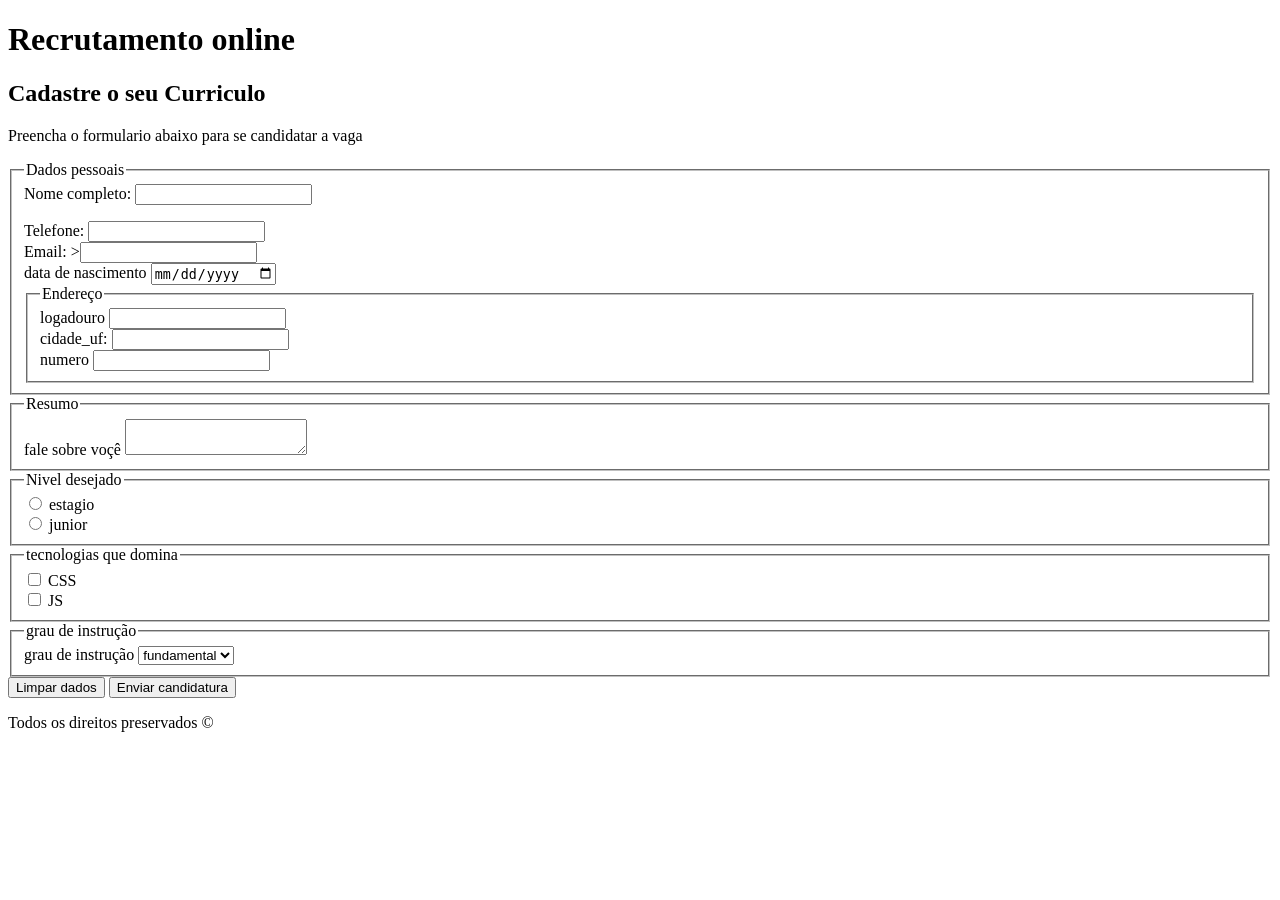
<file: aula 3/index.html>
<!DOCTYPE html>
<html lang="pt-BR">
 <head>
    <title> Recrutamento online</title>
    <meta charset="UTF-8">
 </head>
    <body>
       <header>
        <h1>Recrutamento online</h1>
       </header> 
       <main>
        <section>
            <h2>Cadastre o seu Curriculo</h2>
            <form action="#" method="post">
                <p>Preencha o formulario abaixo para se candidatar a vaga</p>
                <fieldset>
                    <legend>Dados pessoais</legend>
                    <div>
                        
                        <label for="nome_id">Nome completo:</label>
                        <input id="nome_id" name="nome" type="text">
                    <div>
                        <p></p>
                    </div>
                        <label for="telefone-id">Telefone:</label>
                        <input id="telefone-id" name="telefone" type="tel">
                   </div>

                   <div>
                    <label for="Email_id">Email:</label>
                    ><input id="Email_id" name="Email" type="email">
                   </div>

                   <div>
                    <label for="data_nasc_id">data de nascimento</label>
                    <input id="data_nasc_id" name="data_nasc" type="date">
                   </div>

                <fieldset>
                    <legend>Endereço</legend>

                    <div>
                        <label for="logadouro:">logadouro</label>
                        <input id="logadouro_id" name="logadouro" type="text">
                    </div>

                    <div>
                        <label for="cidade_id">cidade_uf:</label>
                        <input id="cidade_id" name="cidade" type="text">
                    </div>

                    <div>
                        <label for="numero_id:">numero</label>
                        <input id="numero_id" name="numero" type="number">
                    </div>

                    </fieldset>
                    </fieldset>

                    <fieldset>
                        <legend>Resumo</legend>
                        <div>
                            <label for="resumo_id">fale sobre voçê</label>
                            <textarea id="resumo_id" name="resumo"></textarea>
                        </div>
                    </fieldset>

                    <fieldset>
                        <legend>Nivel desejado</legend>
                        <div>
                            <input id="nivel_estagio_id"
                            name="nivel"
                            type="radio"
                            value="estagio">
                        <label for="nivel_estagio_id">estagio</label>
                    </div>
                    <div>
                        <input id="nivel_junior_id"
                                name="nivel"
                                type="radio"
                                value="junior">
                        <label for="nivel_junior_id"> junior</label>
                    </div>
                    </fieldset>

                <fieldset>
                    <legend>tecnologias que domina</legend>
                    <div>
                        <input id="tec_css_id"
                               name="tecnologias"
                               type="checkbox"
                               value="CSS">
                        <label for="tec_css_id">CSS</label>
                    </div>

                    <div>
                        <input id="tec_js_id"
                        name="tecnologias"
                        type="checkbox"
                        value="js">
                        <label for="tec_js_id">JS</label>
                    </div>

                </fieldset>

                <fieldset>
                    <legend>grau de instrução</legend>
                    <div>
                        <label for="grau_instrucao_id">grau de instrução</label>
                        <select id="grau_instrucao_id" name="grau instrucao">
                            <option value="fundamental">fundamental</option>
                            <option value="medio">medio</option>
                            <option value="superior">superior</option>
                        </select>
                    </div>
                </fieldset>

                <div>
                    <button type="reset">Limpar dados</button>
                    <button type="submit">Enviar candidatura</button>
                </div>
                
            </form>
         </section>
       </main>
       <footer>
        <p>Todos os direitos preservados &copy;</p>
       </footer>
    </body>
</html>
</file>
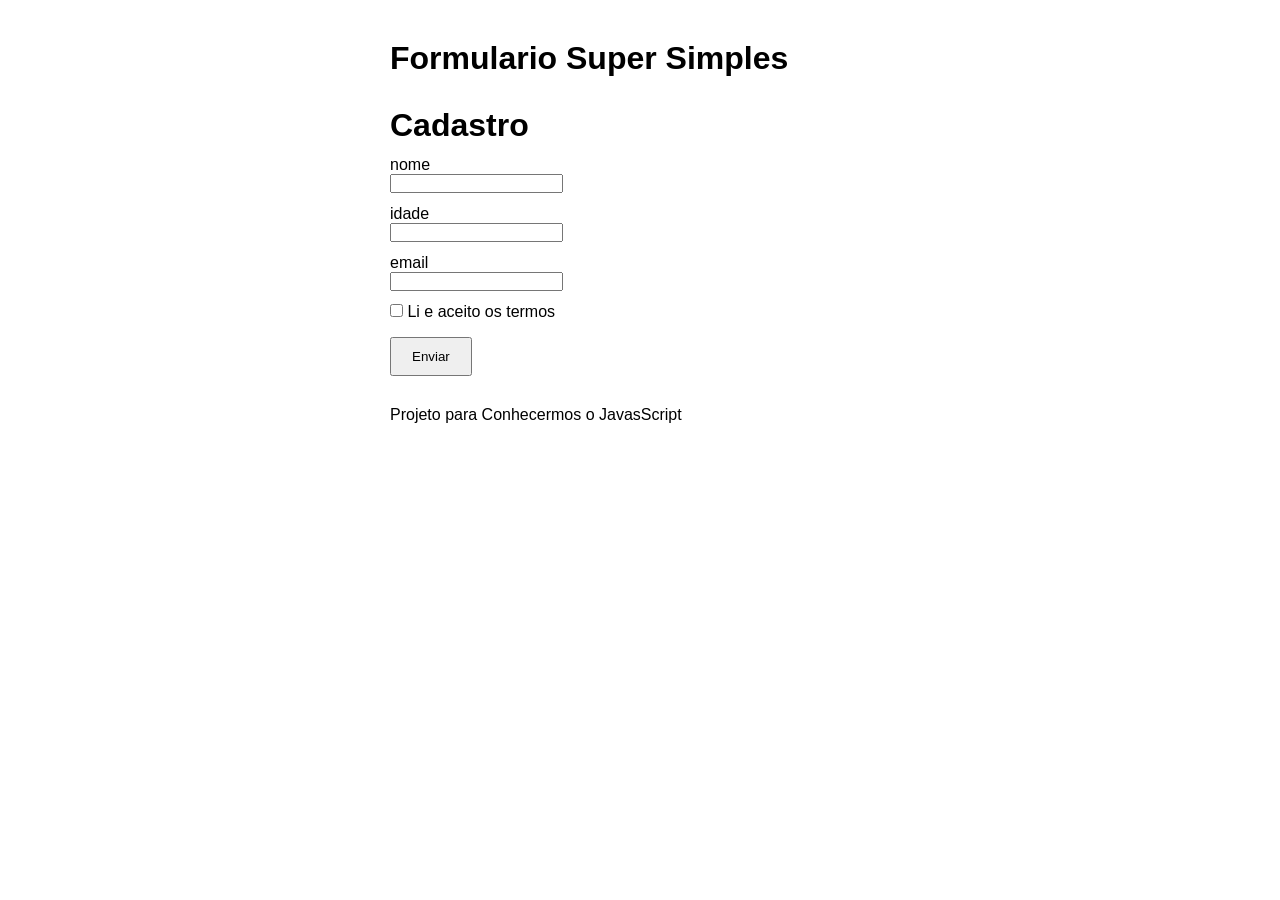
<file: aula 7/index.html>
<!DOCTYPE html>
<html lang="pt-br">
<head>
    <meta charset="UTF-8">
    <meta name="viewport" content="width=device-width, initial-scale=1.0">
    <title>Aprendendo JavasScript</title>
    <link rel="stylesheet" href="./styles/global.css">
    <script src="./scripts/index.js" defer></script>
</head>
    <header>
        <h1>Formulario Super Simples</h1>
    </header>
    <main>
        <h1>Cadastro</h1>
        <form id="Cadastro">
            <label for="nome">nome</label>
            <input type="text" id="nome">
            <p id="erro-nome" class="oculto"></p>

            <label for="idade">idade</label>
            <input type="number" id="idade">
            <p id="erro-idade" class="oculto"></p>

            <label for="email">email</label>
            <input type="email" id="email">
            <p id="erro-email" class="oculto"></p>

            <label>
                <input type="checkbox" id="termos">
                <span>Li e aceito os termos</span>
                <p id="erro-termos" class="oculto"></p>
            </label>

            <button onclick="executar(event)">Enviar</button>
            <p id="concluido" class="oculto"></p>
        </form>

    </main>
    <footer>
        Projeto para Conhecermos o JavasScript

    </footer>

    
</body>
</html>
</file>
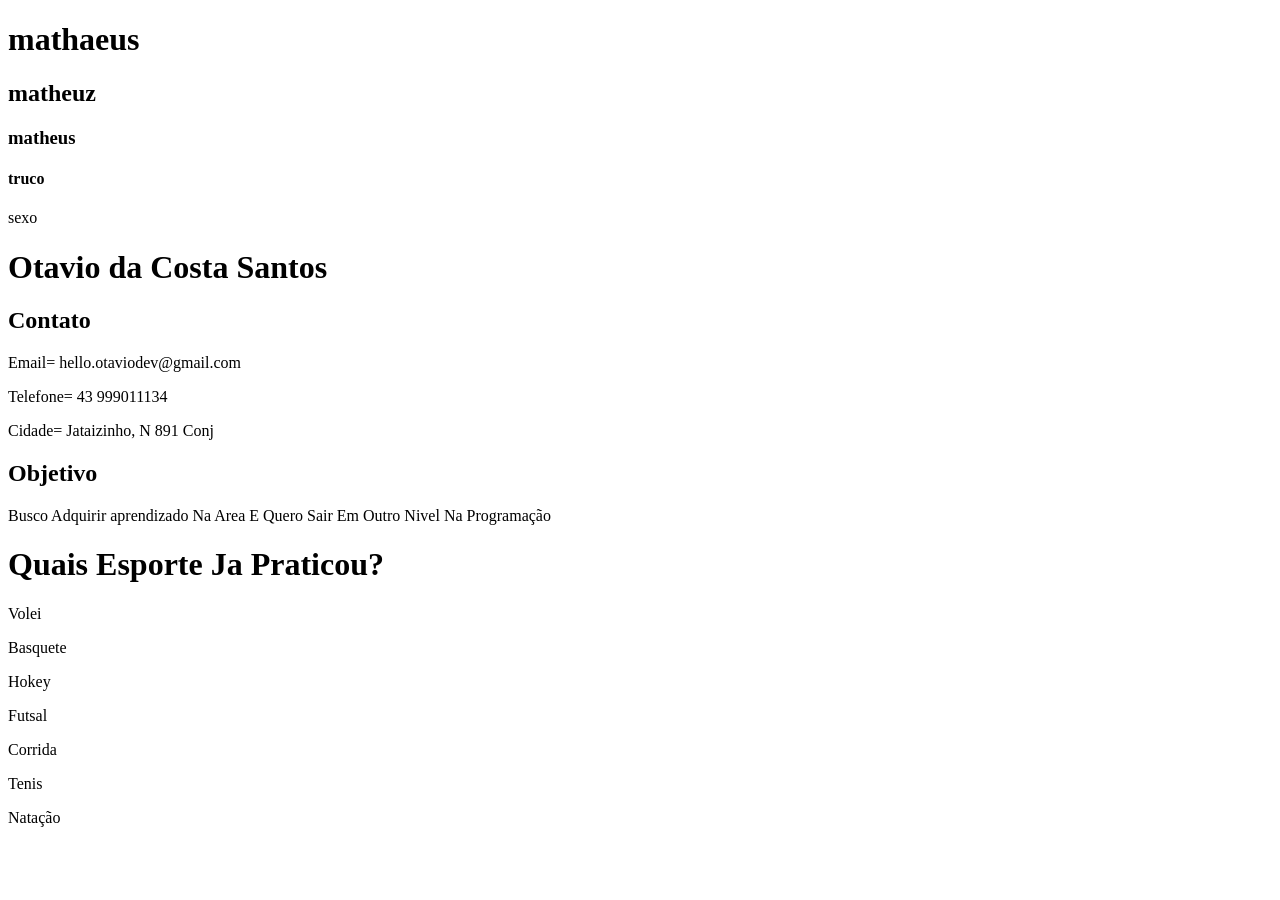
<file: aula2/index.html>
<!DOCTYPE html>
<html lang="pt-BR"
 
<head>
    <meta charset="utf-8">
    <title>Meu Curriculo</title>
</head>

<h1>mathaeus</h1>
<h2>matheuz</h2>
<h3>matheus</h3>
<h4>truco</h4>

<section>
    <p> sexo</p>
</section>

<body>

    <h1>Otavio da Costa Santos</h1>

    <pDesenvolvedor Em Formação</p>

    <h2>Contato</h2>

    <p>Email= hello.otaviodev@gmail.com</p>
    <p>Telefone= 43 999011134</p>
    <p>Cidade= Jataizinho, N 891 Conj</p>

    <h2>Objetivo</h2>

    <p>Busco Adquirir aprendizado Na Area
    E Quero Sair Em Outro Nivel Na Programação</p>

    <h1>Quais Esporte Ja Praticou?</h1>

     <p>Volei</p>
     <p>Basquete</p>
     <p>Hokey</p>
     <p>Futsal</p>
     <p>Corrida</p>
     <p>Tenis</p>
     <p>Natação</p>

</body>

</head>
</file>
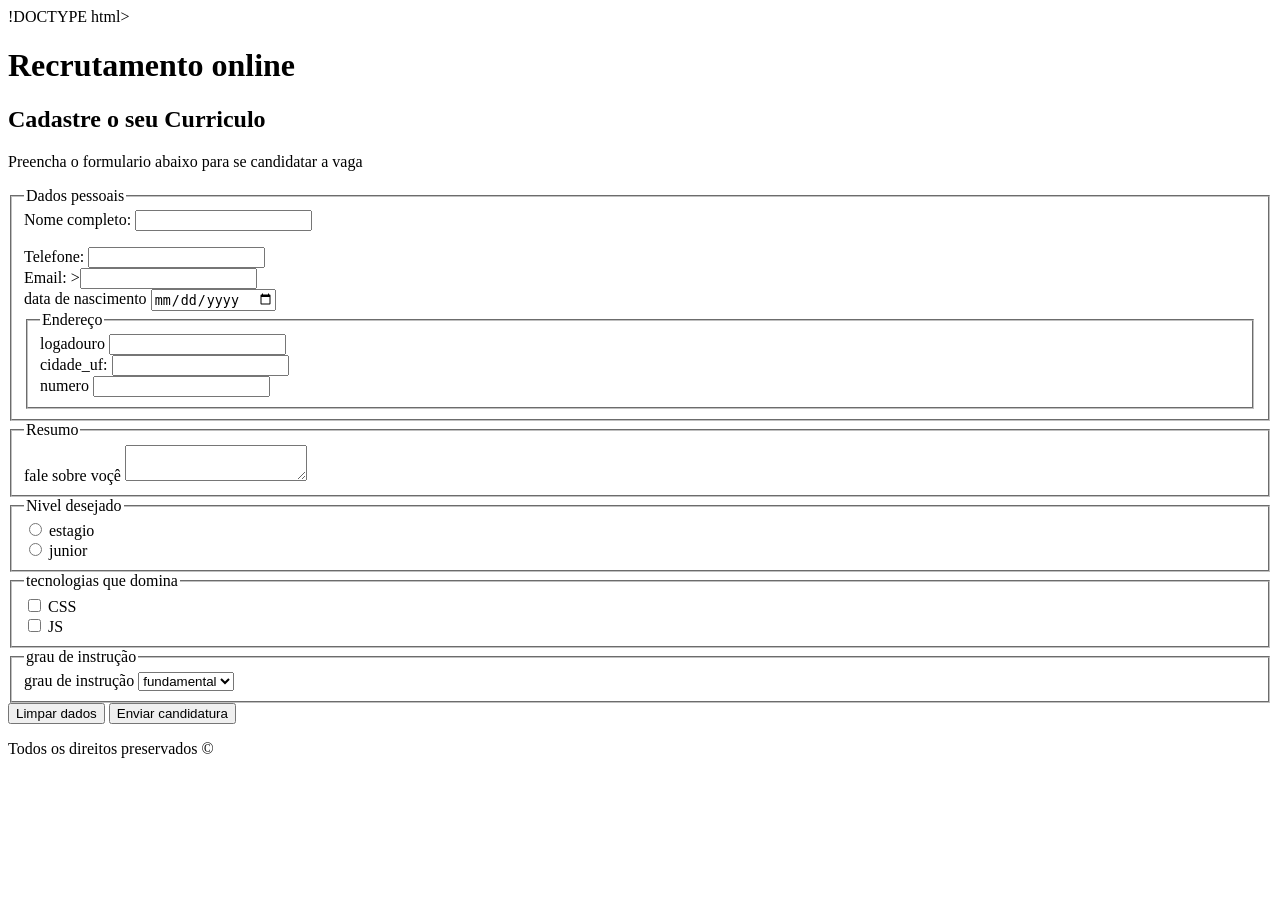
<file: aula3/index.html>
!DOCTYPE html>
<html lang="pt-BR">
 <head>
    <title> Recrutamento online</title>
    <meta charset="UTF-8">
 </head>
    <body>
       <header>
        <h1>Recrutamento online</h1>
       </header> 
       <main>
        <section>
            <h2>Cadastre o seu Curriculo</h2>
            <form action="https://postman-echo.com/get" method="get">
                <p>Preencha o formulario abaixo para se candidatar a vaga</p>
                <fieldset>
                    <legend>Dados pessoais</legend>
                    <div>
                        
                        <label for="nome_id">Nome completo:</label>
                        <input id="nome_id" name="nome" type="text">
                    <div>
                        <p></p>
                    </div>
                        <label for="telefone-id">Telefone:</label>
                        <input id="telefone-id" name="telefone" type="tel">
                   </div>

                   <div>
                    <label for="Email_id">Email:</label>
                    ><input id="Email_id" name="Email" type="email">
                   </div>

                   <div>
                    <label for="data_nasc_id">data de nascimento</label>
                    <input id="data_nasc_id" name="data_nasc" type="date">
                   </div>

                <fieldset>
                    <legend>Endereço</legend>

                    <div>
                        <label for="logadouro:">logadouro</label>
                        <input id="logadouro_id" name="logadouro" type="text">
                    </div>

                    <div>
                        <label for="cidade_id">cidade_uf:</label>
                        <input id="cidade_id" name="cidade" type="text">
                    </div>

                    <div>
                        <label for="numero_id:">numero</label>
                        <input id="numero_id" name="numero" type="number">
                    </div>

                    </fieldset>
                    </fieldset>

                    <fieldset>
                        <legend>Resumo</legend>
                        <div>
                            <label for="resumo_id">fale sobre voçê</label>
                            <textarea id="resumo_id" name="resumo"></textarea>
                        </div>
                    </fieldset>

                    <fieldset>
                        <legend>Nivel desejado</legend>
                        <div>
                            <input id="nivel_estagio_id"
                            name="nivel"
                            type="radio"
                            value="estagio">
                        <label for="nivel_estagio_id">estagio</label>
                    </div>
                    <div>
                        <input id="nivel_junior_id"
                                name="nivel"
                                type="radio"
                                value="junior">
                        <label for="nivel_junior_id"> junior</label>
                    </div>
                    </fieldset>

                <fieldset>
                    <legend>tecnologias que domina</legend>
                    <div>
                        <input id="tec_css_id"
                               name="tecnologias"
                               type="checkbox"
                               value="CSS">
                        <label for="tec_css_id">CSS</label>
                    </div>

                    <div>
                        <input id="tec_js_id"
                        name="tecnologias"
                        type="checkbox"
                        value="js">
                        <label for="tec_js_id">JS</label>
                    </div>

                </fieldset>

                <fieldset>
                    <legend>grau de instrução</legend>
                    <div>
                        <label for="grau_instrucao_id">grau de instrução</label>
                        <select id="grau_instrucao_id" name="grau instrucao">
                            <option value="fundamental">fundamental</option>
                            <option value="medio">medio</option>
                            <option value="superior">superior</option>
                        </select>
                    </div>
                </fieldset>

                <div>
                    <button type="reset">Limpar dados</button>
                    <button type="submit">Enviar candidatura</button>
                </div>
                
            </form>
         </section>
       </main>
       <footer>
        <p>Todos os direitos preservados &copy;</p>
       </footer>
    </body>
</html>
</file>
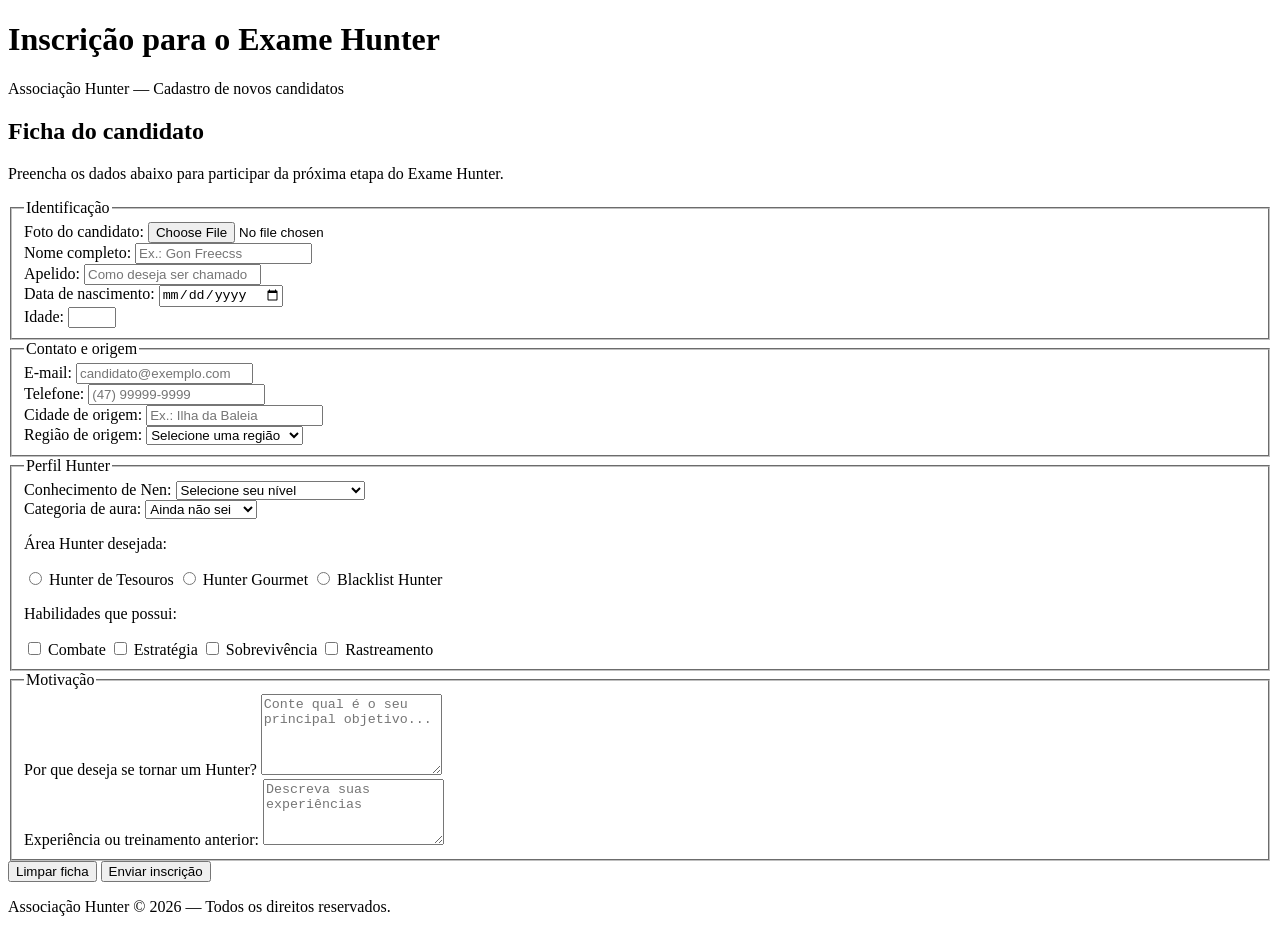
<file: aula4-exame hxh/index.html>
<!DOCTYPE html>
<html lang="pt-BR">
<head>
  <meta charset="UTF-8">
  <meta name="viewport" content="width=device-width, initial-scale=1.0">
  <title>Inscrição para o Exame Hunter</title>
</head>

<body>

  <header>
    <h1>Inscrição para o Exame Hunter</h1>
    <p>Associação Hunter — Cadastro de novos candidatos</p>
  </header>

  <main>
    <section>

      <h2>Ficha do candidato</h2>

      <p>
        Preencha os dados abaixo para participar da próxima etapa
        do Exame Hunter.
      </p>

      <form
        action="https://postman-echo.com/post"
        method="post"
        enctype="multipart/form-data"
      >

        <fieldset>
          <legend>Identificação</legend>

          <div>
            <label for="foto_id">Foto do candidato:</label>
            <input
              id="foto_id"
              name="foto"
              type="file"
              accept="image/*"
            >
          </div>

          <div>
            <label for="nome_id">Nome completo:</label>
            <input
              id="nome_id"
              name="nome"
              type="text"
              placeholder="Ex.: Gon Freecss"
              required
            >
          </div>

          <div>
            <label for="apelido_id">Apelido:</label>
            <input
              id="apelido_id"
              name="apelido"
              type="text"
              placeholder="Como deseja ser chamado"
            >
          </div>

          <div>
            <label for="nascimento_id">Data de nascimento:</label>
            <input
              id="nascimento_id"
              name="nascimento"
              type="date"
              required
            >
          </div>

          <div>
            <label for="idade_id">Idade:</label>
            <input
              id="idade_id"
              name="idade"
              type="number"
              min="12"
              max="99"
              required
            >
          </div>

        </fieldset>

        <fieldset>
          <legend>Contato e origem</legend>

          <div>
            <label for="email_id">E-mail:</label>
            <input
              id="email_id"
              name="email"
              type="email"
              placeholder="candidato@exemplo.com"
              required
            >
          </div>

          <div>
            <label for="telefone_id">Telefone:</label>
            <input
              id="telefone_id"
              name="telefone"
              type="tel"
              placeholder="(47) 99999-9999"
              pattern="\([0-9]{2}\) [0-9]{5}-[0-9]{4}"
              title="Digite no formato (47) 99999-9999"
              required
            >
          </div>

          <div>
            <label for="cidade_id">Cidade de origem:</label>
            <input
              id="cidade_id"
              name="cidade_origem"
              type="text"
              placeholder="Ex.: Ilha da Baleia"
              required
            >
          </div>

          <div>
            <label for="regiao_id">Região de origem:</label>

            <select
              id="regiao_id"
              name="regiao_origem"
              required
            >
              <option value="">Selecione uma região</option>
              <option value="ilha_baleia">
                Ilha da Baleia
              </option>
              <option value="republica_padokea">
                República de Padokea
              </option>
              <option value="cidade_meteorito">
                Cidade Meteorito
              </option>
              <option value="outra">
                Outra região
              </option>
            </select>
          </div>

        </fieldset>

        <fieldset>
          <legend>Perfil Hunter</legend>

          <div>
            <label for="nen_id">Conhecimento de Nen:</label>

            <select
              id="nen_id"
              name="conhecimento_nen"
              required
            >
              <option value="">Selecione seu nível</option>
              <option value="nenhum">
                Ainda não conheço Nen
              </option>
              <option value="basico">
                Conhecimento básico
              </option>
              <option value="intermediario">
                Conhecimento intermediário
              </option>
              <option value="avancado">
                Conhecimento avançado
              </option>
            </select>
          </div>

          <div>
            <label for="aura_id">Categoria de aura:</label>

            <select
              id="aura_id"
              name="categoria_aura"
            >
              <option value="desconhecida">
                Ainda não sei
              </option>
              <option value="reforco">
                Reforço
              </option>
              <option value="transformacao">
                Transformação
              </option>
              <option value="emissao">
                Emissão
              </option>
              <option value="materializacao">
                Materialização
              </option>
              <option value="manipulacao">
                Manipulação
              </option>
              <option value="especializacao">
                Especialização
              </option>
            </select>
          </div>

          <div>
            <p>Área Hunter desejada:</p>

            <input
              id="area_tesouros_id"
              name="area_hunter"
              type="radio"
              value="tesouros"
              required
            >
            <label for="area_tesouros_id">
              Hunter de Tesouros
            </label>

            <input
              id="area_gourmet_id"
              name="area_hunter"
              type="radio"
              value="gourmet"
            >
            <label for="area_gourmet_id">
              Hunter Gourmet
            </label>

            <input
              id="area_crimes_id"
              name="area_hunter"
              type="radio"
              value="crimes"
            >
            <label for="area_crimes_id">
              Blacklist Hunter
            </label>
          </div>

          <div>
            <p>Habilidades que possui:</p>

            <input
              id="habilidade_combate_id"
              name="habilidades"
              type="checkbox"
              value="combate"
            >
            <label for="habilidade_combate_id">
              Combate
            </label>

            <input
              id="habilidade_estrategia_id"
              name="habilidades"
              type="checkbox"
              value="estrategia"
            >
            <label for="habilidade_estrategia_id">
              Estratégia
            </label>

            <input
              id="habilidade_sobrevivencia_id"
              name="habilidades"
              type="checkbox"
              value="sobrevivencia"
            >
            <label for="habilidade_sobrevivencia_id">
              Sobrevivência
            </label>

            <input
              id="habilidade_rastreamento_id"
              name="habilidades"
              type="checkbox"
              value="rastreamento"
            >
            <label for="habilidade_rastreamento_id">
              Rastreamento
            </label>
          </div>

        </fieldset>

        <fieldset>
          <legend>Motivação</legend>

          <div>
            <label for="objetivo_id">
              Por que deseja se tornar um Hunter?
            </label>

            <textarea
              id="objetivo_id"
              name="objetivo"
              rows="5"
              placeholder="Conte qual é o seu principal objetivo..."
              required
            ></textarea>
          </div>

          <div>
            <label for="experiencia_id">
              Experiência ou treinamento anterior:
            </label>

            <textarea
              id="experiencia_id"
              name="experiencia"
              rows="4"
              placeholder="Descreva suas experiências"
            ></textarea>
          </div>

        </fieldset>

        <div>
          <button type="reset">
            Limpar ficha
          </button>

          <button type="submit">
            Enviar inscrição
          </button>
        </div>

      </form>

    </section>
  </main>

  <footer>
    <p>
      Associação Hunter &copy; 2026 —
      Todos os direitos reservados.
    </p>
  </footer>

</body>
</html>
</file>
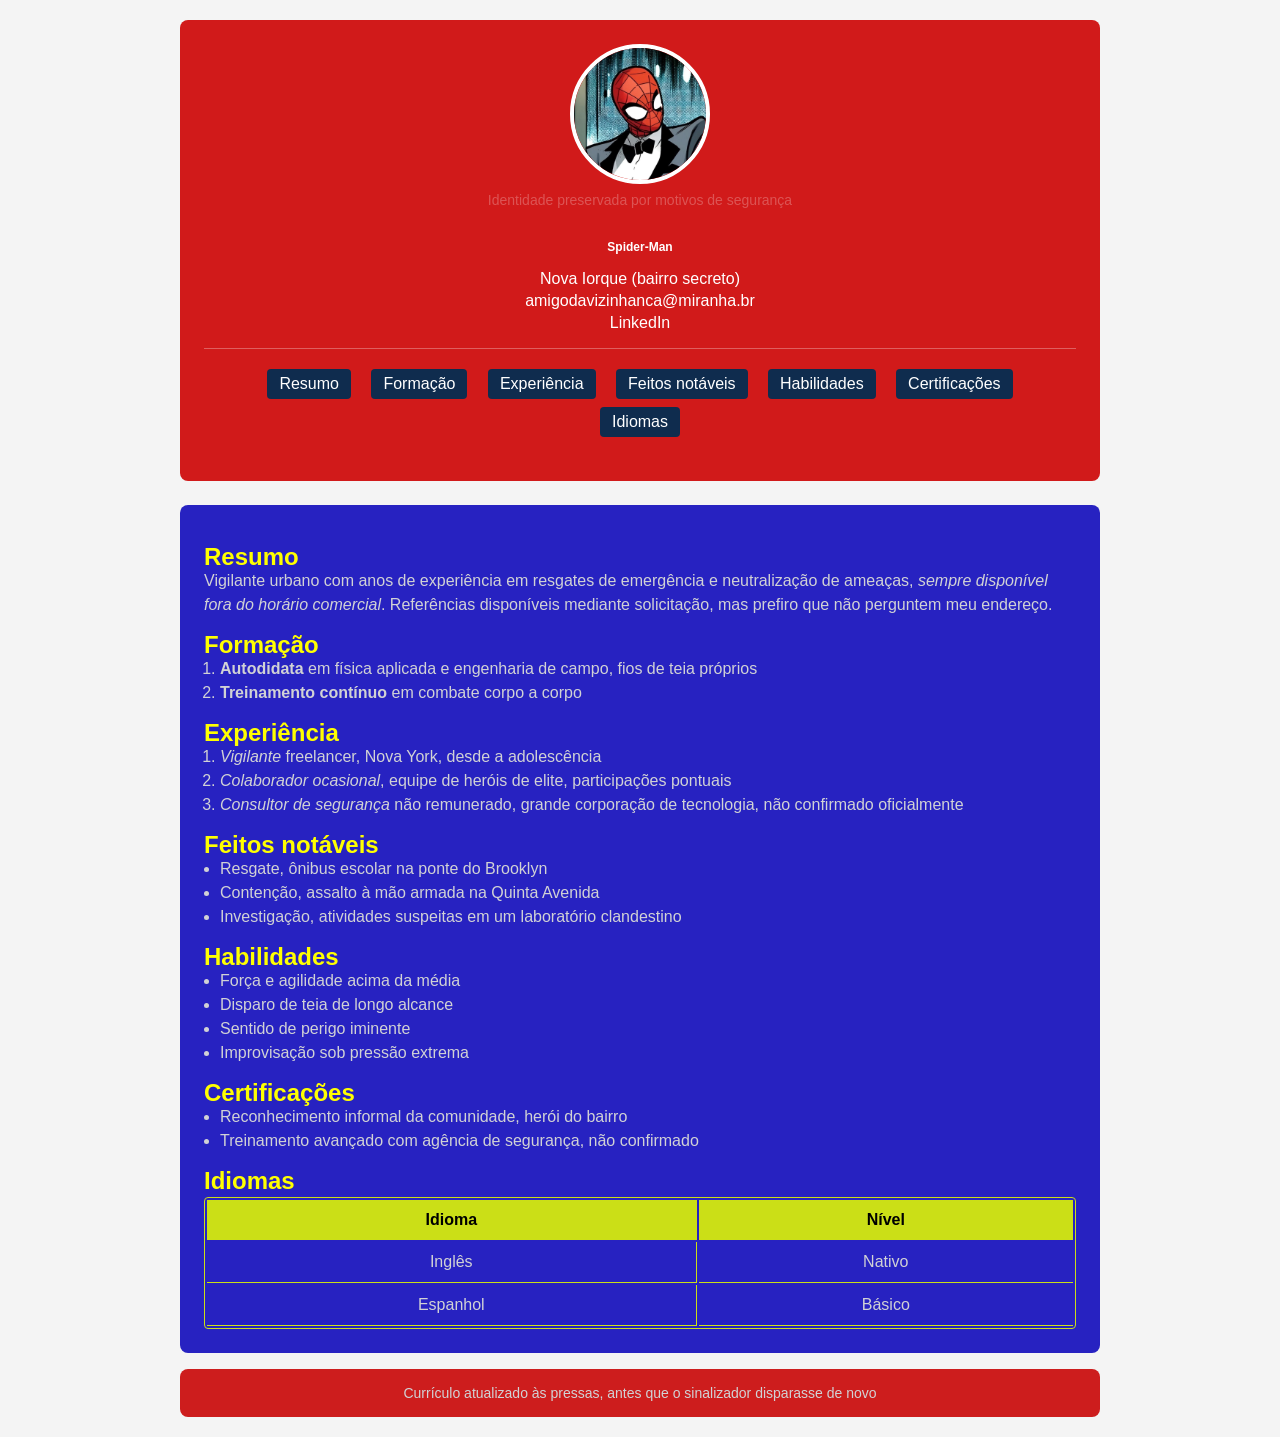
<file: aula5 CSS/index.html>
<!DOCTYPE html>
<html lang="pt-br">
<head>
  <meta charset="UTF-8" />
  <meta name="viewport" content="width=device-width, initial-scale=1.0" />
  <title>Currículo Spider-Man</title>
  <link rel="stylesheet" href="./styles/global.css">
</head>
<body>
  <header>
    <figure>
      <img src="./images/miranha.jpg" alt="Foto de perfil, pessoa mascarada com traje vermelho e azul" />
      <figcaption>Identidade preservada por motivos de segurança</figcaption>
    </figure>
    <h1>Spider-Man</h1>
    <div class="header-info">
      <p>Nova Iorque (bairro secreto)</p>
      <p>
        <a href="mailto:amigodavizinhanca@miranha.br">amigodavizinhanca@miranha.br</a>
      </p>
      <p>
        <a href="https://www.linkedin.com/in/miranha/">LinkedIn</a>
      </p>
      <nav>
        <ul>
          <li><a href="#resumo">Resumo</a></li>
          <li><a href="#formacao">Formação</a></li>
          <li><a href="#experiencia">Experiência</a></li>
          <li><a href="#feitos">Feitos notáveis</a></li>
          <li><a href="#habilidades">Habilidades</a></li>
          <li><a href="#certificacoes">Certificações</a></li>
          <li><a href="#idiomas">Idiomas</a></li>
        </ul>
      </nav>
    </div>
  </header>

  <main>
    <section id="resumo">
      <h2>Resumo</h2>
      <p>
        Vigilante urbano com anos de experiência em resgates de emergência e neutralização de ameaças,
        <em>sempre disponível fora do horário comercial</em>. Referências disponíveis mediante solicitação,
        mas prefiro que não perguntem meu endereço.
      </p>
    </section>

    <section id="formacao">
      <h2>Formação</h2>
      <ol>
        <li><strong>Autodidata</strong> em física aplicada e engenharia de campo, fios de teia próprios</li>
        <li><strong>Treinamento contínuo</strong> em combate corpo a corpo</li>
      </ol>
    </section>

    <section id="experiencia">
      <h2>Experiência</h2>
      <ol>
        <li><em>Vigilante</em> freelancer, Nova York, desde a adolescência</li>
        <li><em>Colaborador ocasional</em>, equipe de heróis de elite, participações pontuais</li>
        <li><em>Consultor de segurança</em> não remunerado, grande corporação de tecnologia, não confirmado oficialmente</li>
      </ol>
    </section>

    <section id="feitos">
      <h2>Feitos notáveis</h2>
      <ul>
        <li>Resgate, ônibus escolar na ponte do Brooklyn</li>
        <li>Contenção, assalto à mão armada na Quinta Avenida</li>
        <li>Investigação, atividades suspeitas em um laboratório clandestino</li>
      </ul>
    </section>

    <section id="habilidades">
      <h2>Habilidades</h2>
      <ul>
        <li>Força e agilidade acima da média</li>
        <li>Disparo de teia de longo alcance</li>
        <li>Sentido de perigo iminente</li>
        <li>Improvisação sob pressão extrema</li>
      </ul>
    </section>

    <section id="certificacoes">
      <h2>Certificações</h2>
      <ul>
        <li>Reconhecimento informal da comunidade, herói do bairro</li>
        <li>Treinamento avançado com agência de segurança, não confirmado</li>
      </ul>
    </section>

    <section id="idiomas">
      <h2>Idiomas</h2>
      <table>
        <thead>
          <tr>
            <th scope="col">Idioma</th>
            <th scope="col">Nível</th>
          </tr>
        </thead>
        <tbody>
          <tr>
            <td>Inglês</td>
            <td>Nativo</td>
          </tr>
          <tr>
            <td>Espanhol</td>
            <td>Básico</td>
          </tr>
        </tbody>
      </table>
    </section>
  </main>

  <footer>
    <p>Currículo atualizado às pressas, antes que o sinalizador disparasse de novo</p>
  </footer>
</body>

</html>
</file>
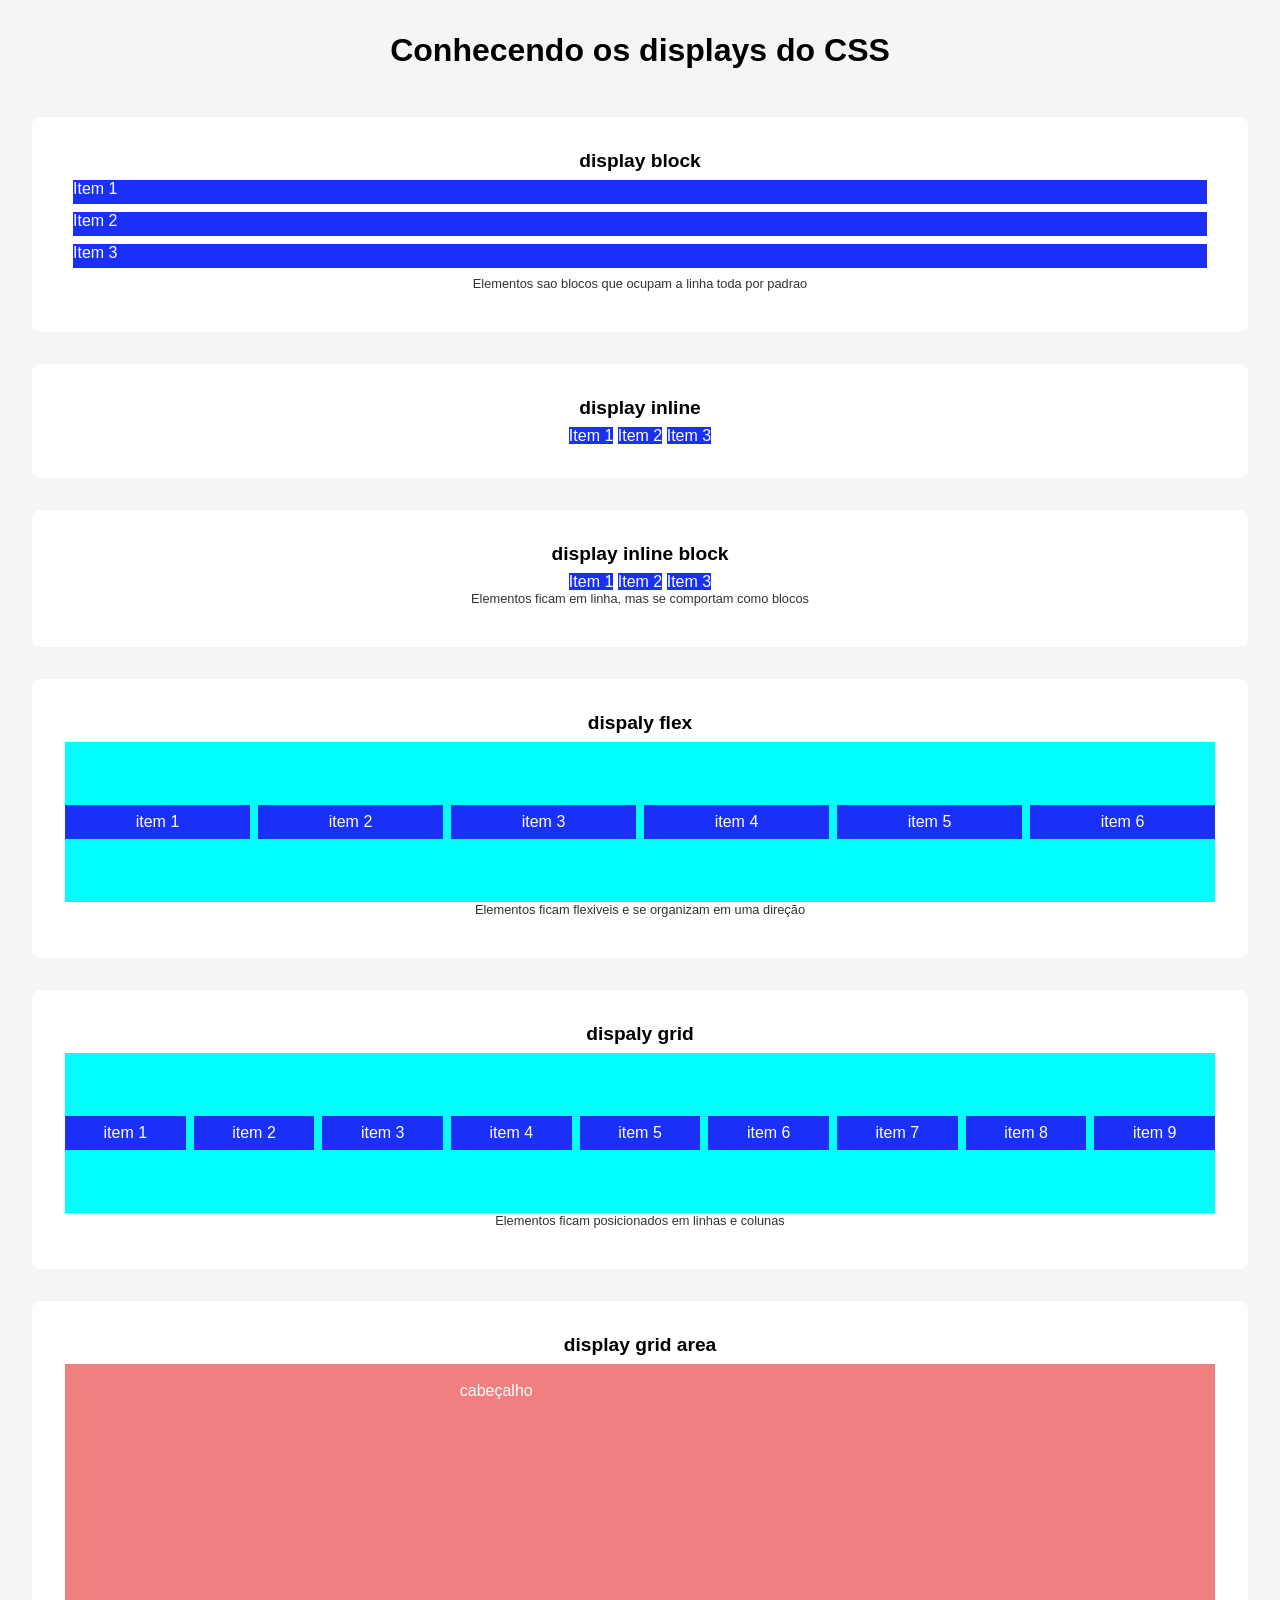
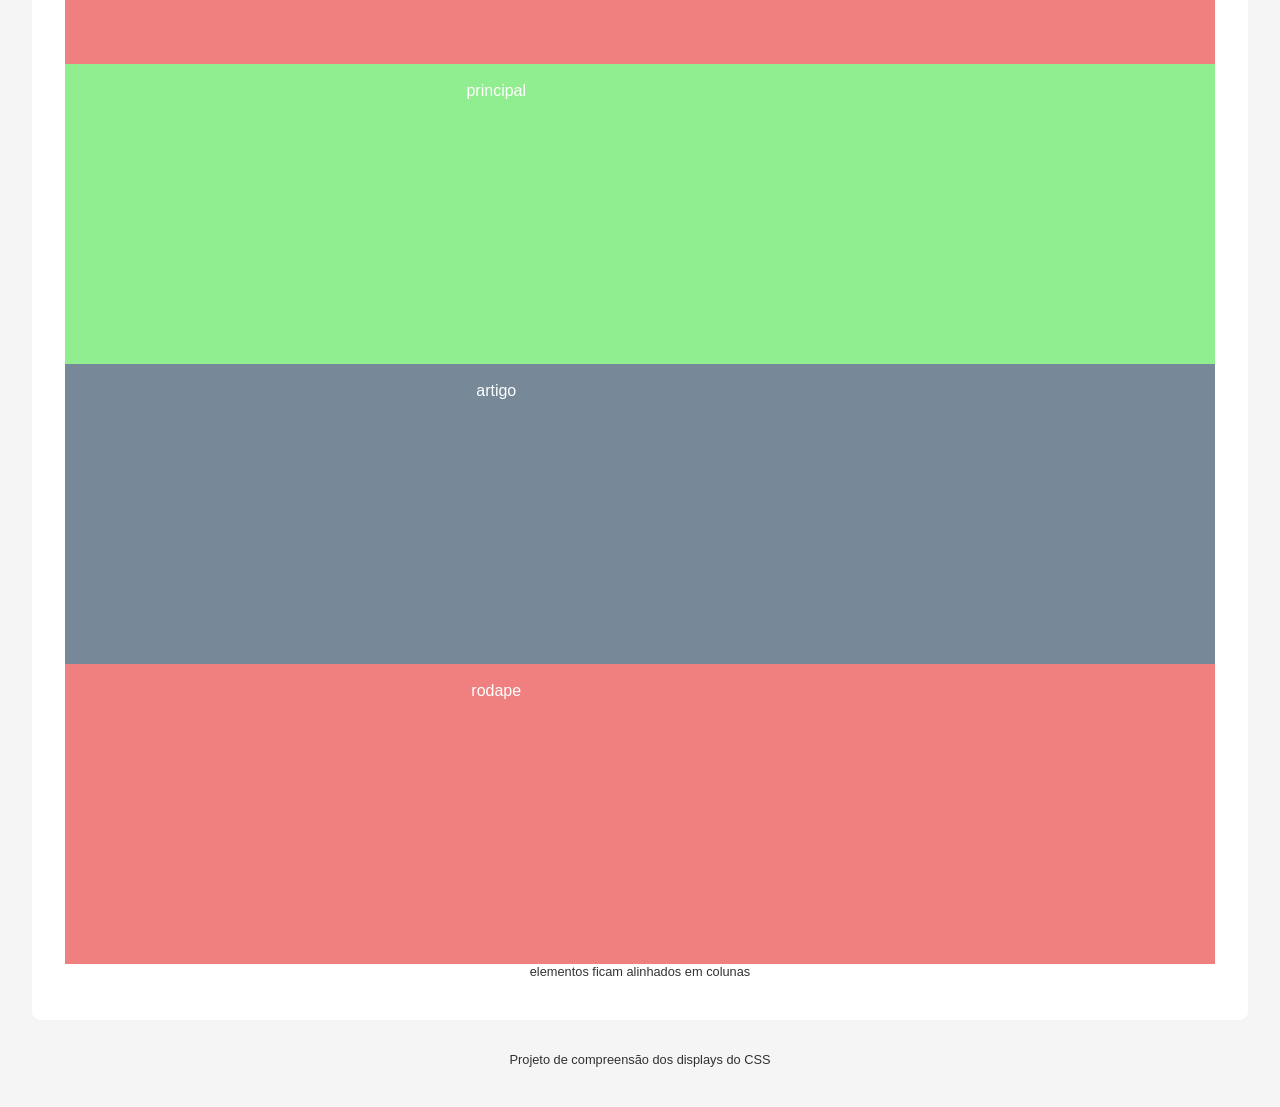
<file: aula6/exemplos/index.html>
<!DOCTYPE html>
<html lang="pt-br">
<head>
    <meta charset="UTF-8">
    <meta name="viewport" content="width=device-width, initial-scale=1.0">
    <link rel="stylesheet" href="./styles/global.css">
    <link rel="icon" href="./images/icons8-ação-50.png" type="images/x-icon">
    <title>Conhecendo os displays</title>
</head>
<body>
    <header>
        <h1>Conhecendo os displays do CSS</h1>
    </header>

    <main>
        <section>
            <h2>display block</h2>
                <div class="container-block">
                <div class="item">Item 1</div>
                <div class="item">Item 2</div>
                <div class="item">Item 3</div>
            </div>
            <p>Elementos sao blocos que ocupam a linha toda por padrao</p>
        </section>

        <section>
            <h2>display inline</h2>
                <div class="container-inline block">
                <div class="item">Item 1</div>
                <div class="item">Item 2</div>
                <div class="item">Item 3</div>
            </div>
        </section>

        <section>
            <h2>display inline block</h2>
                <div class="container-inline block">
                <div class="item">Item 1</div>
                <div class="item">Item 2</div>
                <div class="item">Item 3</div>
            </div>
            <p>Elementos ficam em linha, mas se comportam como blocos</p>
        </section>

        <section>
            <h2>dispaly flex</h2>
                <div class="container-flex">
                <div class=" item 1"> item 1</div>
                <div class=" item 2"> item 2</div>
                <div class=" item 3"> item 3</div>
                <div class=" item 4"> item 4</div>
                <div class=" item 5"> item 5</div>
                <div class=" item 6"> item 6</div>
            </div>
            <p>Elementos ficam flexiveis e se organizam em uma direção</p>
        </section>

                <section>
            <h2>dispaly grid</h2>
                <div class="container-flex">
                <div class=" item 1"> item 1</div>
                <div class=" item 2"> item 2</div>
                <div class=" item 3"> item 3</div>
                <div class=" item 4"> item 4</div>
                <div class=" item 5"> item 5</div>
                <div class=" item 6"> item 6</div>
                <div class=" item 7"> item 7</div>
                <div class=" item 8"> item 8</div>
                <div class=" item 9"> item 9</div>
            </div>
            <p>Elementos ficam posicionados em linhas e colunas</p>
        </section>

        <section>
            <h2>display grid area</h2>
            <div class="container-grid-area">
                <div class="item item-cabecalho">cabeçalho</div>
                <div class="item item-principal">principal</div>
                <div class="item item-artigo">artigo</div>
                <div class="item item-rodape">rodape</div>
            </div>
        <p>elementos ficam alinhados em colunas</p>
        </section>

    </main>

    <footer>
        <p>Projeto de compreensão dos displays do CSS</p>
    </footer>
</body>
</html>
</file>
<file: aula 7/styles/global.css>
*{
    margin: 0;
    padding: 0;
    box-sizing: border-box;
}

html{
    font-size: 62.5%;
}

body{
    font-family: arial, sans-serif;
    font-size: 1.6rem;
    max-width: 50rem;
    margin: 4rem auto;
}

main{
    margin-top: 3rem;
}

footer{
    margin-top: 3rem;
}

footer p{
    margin-top: 1rem;
    padding: 1.5rem;
}

label{
    display: block;
    margin-top: 1.2rem;
}

input[type="text"]
input[type="number"]
input[type="email"]{
    padding: 0.8rem;
    width: 100%;
}

button{
    padding: 1rem 2rem;
    margin-top: 1.6rem;
}

.oculto{
    display: nome;
}

.sucesso{
    background-color: gold;
    font-weight: bold;
}

.erro{
    color: brown;
    background-color: aliceblue;
}
</file>
<file: aula5 CSS/styles/global.css>
* {
    margin: 0;
    padding: 0;
    box-sizing: border-box;
}

body {
    font-size: 16px;
    font-family: Arial, Helvetica, sans-serif;
    color: #000000;
    background-color: #f4f4f4;
    padding: 1.25rem;
    max-width: 60rem;
    margin: 0 auto;
}

header {
    background-color: #d11a1a;
    color: #ffffff;
    padding: 1.5rem;
    border-radius: 0.5rem;
    text-align: center;
}

header img{
    width: 8.75rem;
    height: 8.75rem;
    border-radius: 50%;
    border: 0.25rem solid #ffffff;
}

header figcaption {
    font-size: 0.875rem;
    opacity: 0.25;
    margin-top: 0.25rem;
}

header h1 {
    font-size: 0.75rem;
    margin-top: 2rem;
}

header info {
    margin-top: 0.75rem;
    font-size: 2rem;
}

/* criação de classe */

.header-info {
    margin-top: 1rem;
}

header p {
    margin-top: 0.25rem;
}

a {
    color: inherit;
    text-decoration: none;
}

a:hover {
    opacity: 0.75;
    cursor: pointer;
    color: yellow;
    transition: 0.5s;
}

nav {
    margin-top: 1rem;
    padding: 1rem;
    border-top: 0.0625rem solid rgba(255, 255, 255, 0.3);
}

nav ul {
list-style: none;
}

nav li {
    display: inline-block;
    margin: 0.25rem 0.5rem;
}

nav a {
    display: block;
    background-color: #0f2c4e;
    padding: 0.375rem 0.75rem;
    border-radius: 0.25rem;
}

main {
    margin-top: 1.5rem;
    padding: 1.5rem;
    color: #d1d2d5;
    background-color: #2722c1;
    border-radius: 0.5rem;
}

section {
    margin-top: 1rem;
    line-height: 1.5rem;
}

h2 {
    color: yellow;
}

section p {
    margin-top: 0.5rem 1rem;
}

section ul,
section ol {
    margin-top: 0.5rem 1rem;;
    padding-left: 1rem;
}

table {
    margin-top: 0.25rem;
    width: 100%;
    border: 0.0625rem solid #cbdf17;
    border-radius: 0.25rem;
}

table th {
    background-color: #cbdf17;
    color: #000000;
}

table th,
table td {
    padding: 0.5rem;
    text-align: center;
    border-right: 0.0625rem solid #cbdf17;
    border-bottom: 0.0625rem solid #cbdf17;
}

table th:last-child,
table td:last-child {
    border-right: none;
}

table tr:last-child th {
    border-bottom: none;
}

footer {
    margin-top: 1rem;
    font-size: 0.875rem;
    text-align: center;
    color: #d1d2d5;
    background-color: #cd1d1d;
    padding: 1rem;
    border-radius: 0.5rem;
}
</file>
<file: aula6/exemplos/styles/global.css>
* {
    margin: 0;
    padding: 0;
    box-sizing: border-box;
}

body {
    font-size: 16px;
    font-family: "flanklin gothic medium", "Arial Narrow", Arial, sans-serif;
    padding: 2rem;
    background-color: #f5f5f5;
    color: #000000;
}

h1 {
    text-align: center;
    margin-bottom: 3rem;
}

h2 {
    font-size: 1.2rem;
    margin-bottom: 0.5rem;
}

p {
    opacity: 0.8;
    font-size: 0.8rem;
    margin-bottom: 0.5rem;
}

section {
    background-color: #ffffff;
    padding: 2rem;
    margin-bottom: 2rem;
    border-radius: 0.5rem;
    border: 1px solid #ffffff;
    text-align: center;
}

footer {
    text-align: center;
}

.item {
    background-color: #1a30f6;
    color: #ffffff;
}

.container-block .item {
    display: flex;
    height: 1.5rem;
    margin: 0.5rem;
}

.container-inline .item {
    display: inline;
}

.container-inline-block .item {
    display: inline-block;
    padding: 0.5rem;
    margin: 1rem;
    width: 4rem;
}

.container-flex {
    display: flex;
    background-color: aqua;
    justify-content: center;
    flex-wrap: wrap;
    height: 10rem;
    gap: 0.5rem;
    align-items: center;
}

.container-flex .item {
    padding: 0.5rem;
    flex-basis: 100px;
    flex-shrink: 0;
    flex-grow: 1;
}

.container-grid {
    background-color: aqua;
    display: grid;
    grid-template-columns: 1fr 2fr 3fr;
    grid-template-rows: minmax() 100px 100px 100px;
    gap: 0.5;
}

.container-grid .item {
    display: flex;
    align-items: center;
    justify-content: center;
}

.container-grid-area .item{
    display: grid;
    grid-template-areas:
    "cabecalho cabecalho"
    "principal artigo"
    "rodape rodape";
    grid-template-columns: 3fr 1fr;
    grid-template-rows: 1fr 4fr 0.5fr;
    height: 300px;
}

.container-grid-area div {
    display: flex;
    align-items: center;
    justify-content: center;
}

.container-grid-area .item-cabecalho {
    grid-area: cabecalho;
    background-color: lightcoral;
}

.container-grid-area .item-principal {
    grid-area: principal;
    background-color: lightgreen;
}
.container-grid-area .item-artigo {
    grid-area: artigo;
    background-color: lightslategray;
}

.container-grid-area .item-rodape {
    grid-area: rodape;
    background-color: lightcoral;
}
</file>
